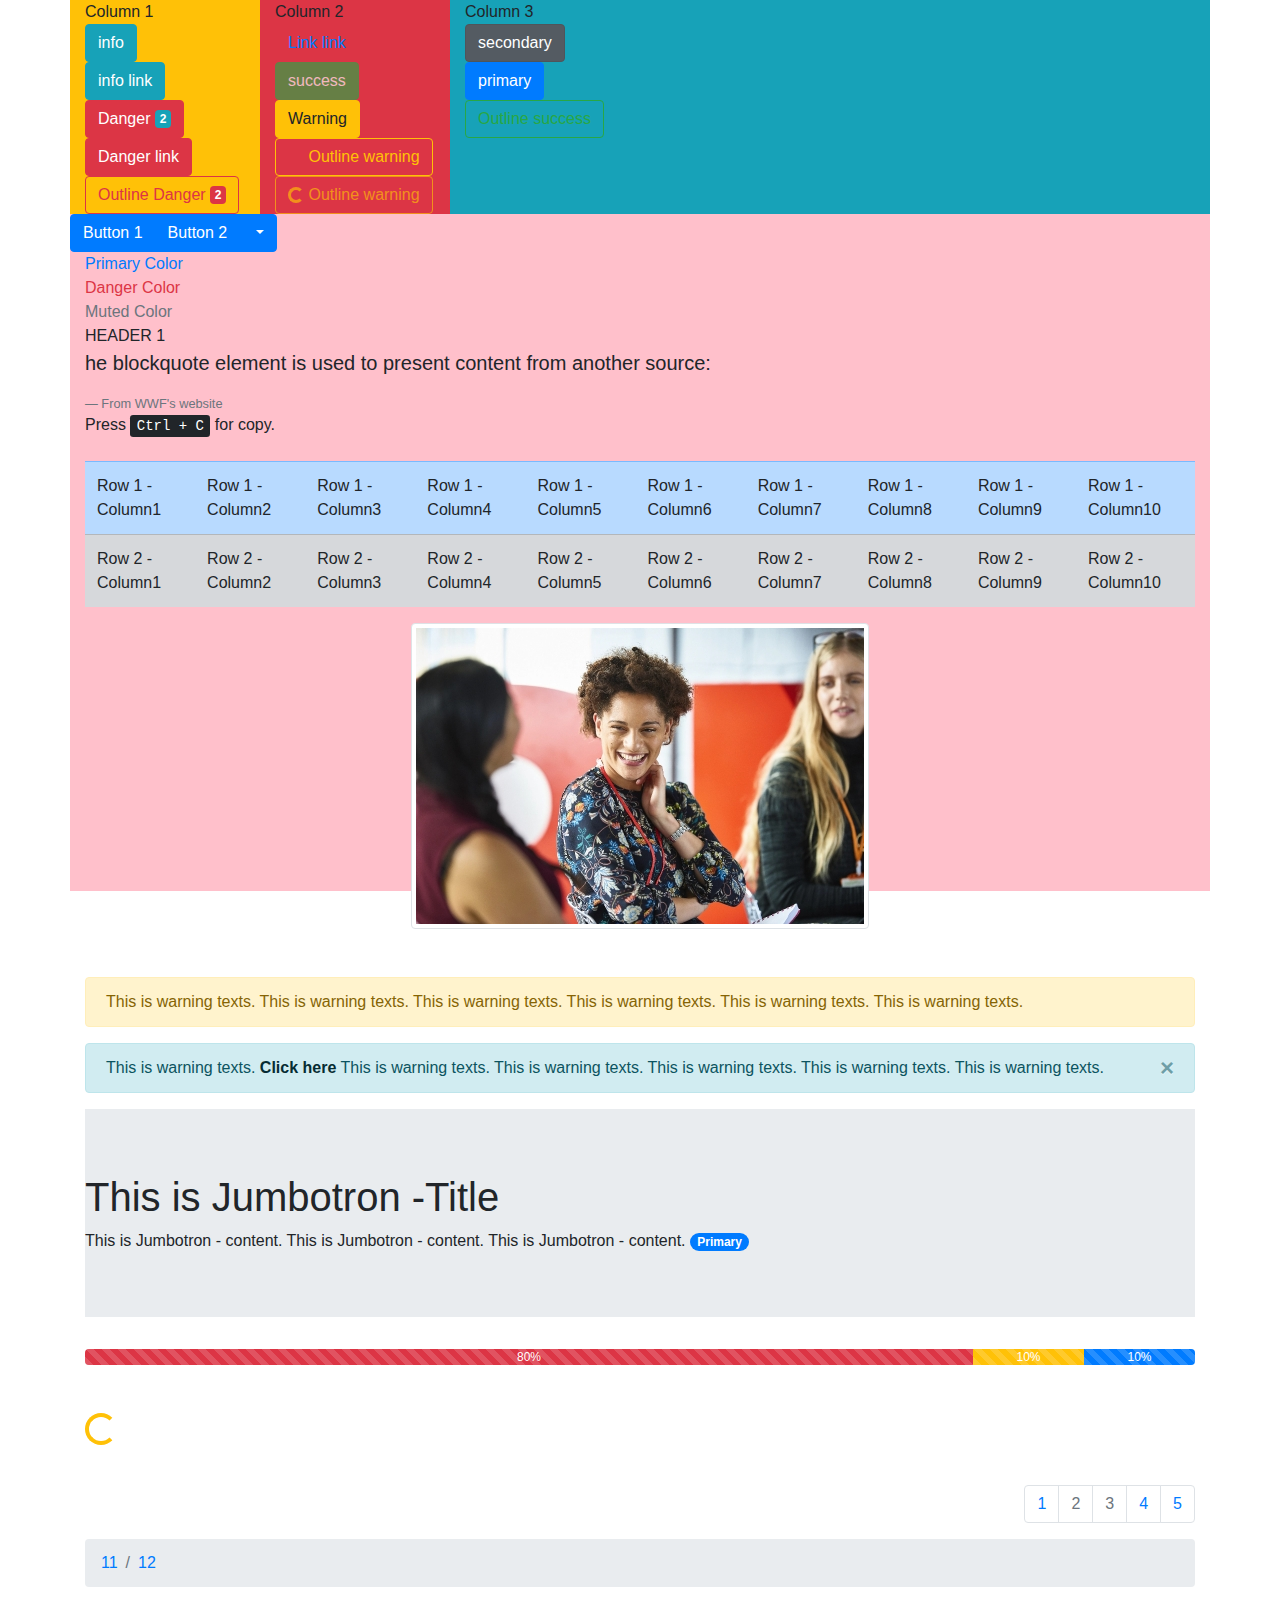
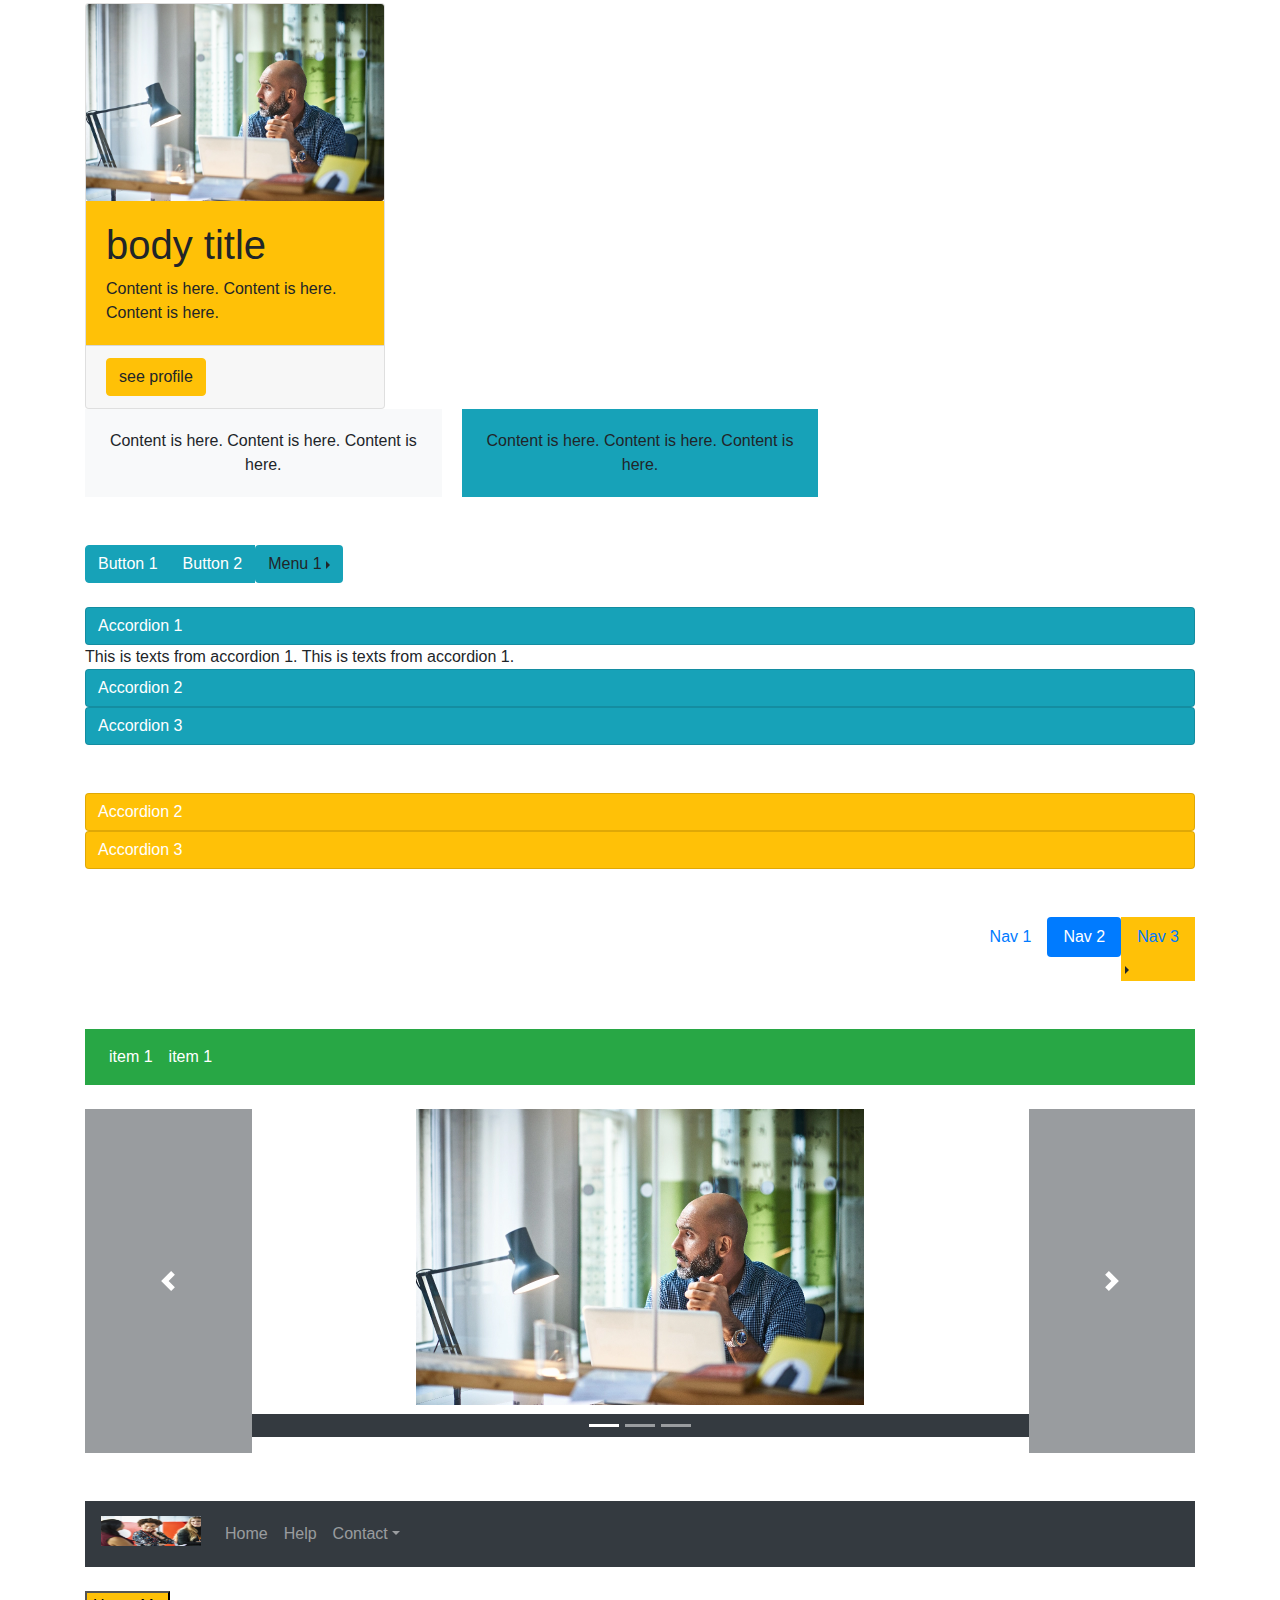
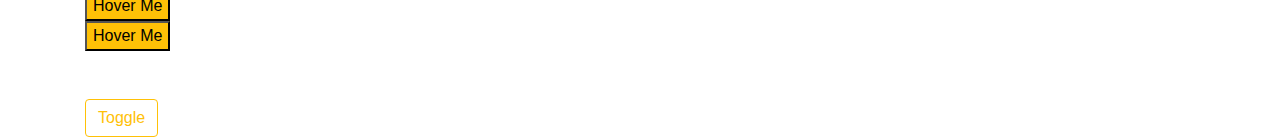
<file: page3.html>
<!DOCTYPE html>
<html lang="en">
<head>
    <meta charset="UTF-8">
    <meta http-equiv="X-UA-Compatible" content="IE=edge">
    <meta name="viewport" content="width=device-width, initial-scale=1.0">
    <link href="style/bootstrap.css" type="text/css" rel="stylesheet">
    <link href="style/bootstrap-grid.css" type="text/css" rel="stylesheet">    
    <link href="style/style1.css" type="text/css" rel="stylesheet">
    <script src="https://cdn.jsdelivr.net/npm/jquery@3.6.4/dist/jquery.slim.min.js"></script>
    <script src="https://cdn.jsdelivr.net/npm/popper.js@1.16.1/dist/umd/popper.min.js"></script>
    <script src="https://cdn.jsdelivr.net/npm/bootstrap@4.6.2/dist/js/bootstrap.bundle.min.js"></script>
    <title>Bootstrap Practice 2</title>
    
    <script>
   $(document).ready(function(){
        $("#btn1").tooltip({
            html: true,
            animation: true,
            delay:{"show": 100, "hide": 100},
            title: "Hi <img src='images/img1.jpg'> <b>testing"
            // trigger: "click",
            // offset: 300
        });

        $("#sbtn").click(function(){
            $("#btn1").tooltip('toggle'); 
        });
   });
    </script>

<style>
    .tooltip-inner {
        max-width: 500px !important;
    }
</style>
</head>
<body>
    <div class="container">
        <div class="row">
            <div class="col-md-2 bg-warning">Column 1<br>               
                <button class="btn btn-info" type="button">info</button><br>
                <a class="btn btn-info" role="button" href="#">info link</a>
                <button class="btn btn-danger" type="button">Danger
                    <span class="badge badge-info">2</span>
                </button><br> 
                <a class="btn btn-danger" role="button" href="#">Danger link</a>
                <button class="btn btn-outline-danger" type="button">Outline Danger
                    <span class="badge badge-danger">2</span>
                </button><br>              
            </div>
            <div class="col-md-2 bg-danger">Column 2<br>
                <button class="btn btn-link" type="button">Link link</button><br>
                <button class="btn btn-success disabled" type="button">success</button><br>
                <button class="btn btn-warning" type="button">Warning</button><br>
                <button class="btn btn-outline-warning" type="button">
                    <span class="spinner-grow spinner-grow-sm"></span>
                    Outline warning</button><br> 
                <button class="btn btn-outline-warning disabled" type="button">
                    <span class="spinner-border spinner-border-sm"></span>
                    Outline warning</button><br>      
            </div>
            <div class="col-md-8 bg-info">Column 3<br>
                <button class="btn btn-secondary active" type="button">secondary</button><br>
                <button class="btn btn-primary " type="button">primary</button><br>
                <button class="btn btn-outline-success" type="button">Outline success</button><br>   
            </div>

            <div class="btn-group">
                <button class="btn btn-primary" type="button">Button 1</button>
                <button class="btn btn-primary" type="button">Button 2</button>
                <button type="button" class="btn btn-primary dropdown-toggle" data-toggle="dropdown">
                    <div class="caret"></div>
                </button>
                <div class="dropdown-menu">
                    <a class="dropdown-item" href="#">Dropdown 1</a><br>
                    <a class="dropdown-item" href="#">Dropdown 2</a>
                </div>
            
            </div>

        </div>
        <!--
        <div class="block1">
            <div style="--i:1;"></div>
            <div style="--i:2;"></div>
            <div style="--i:3;"></div>
            <div style="--i:4;"></div>
            <div style="--i:5;"></div>
            <div style="--i:6;"></div>
        </div><br><br>
        
        <div class="block2">
            <div style="--i:1;--score:85;--clr:#87CEFA;">
                <h3>java script</h3>
            </div>
            <div style="--i:2;--score:50;--clr:#98FB98;">
                <h3>CSS</h3>
            </div>            
        </div>
        -->

        <div class="block_typography">
            <span class="text-primary">Primary Color</span><br>
            <span class="text-danger">Danger Color</span><br>
            <span class="text-muted">Muted Color</span><br>
            <span class="header1 text-uppercase">Header 1</span><br>
           <blockquote class="blockquote">he blockquote element is used to present content from another source:</blockquote>
           <footer class="blockquote-footer">From WWF's website</footer>
           <span>Press <kbd>Ctrl + C</kbd> for copy.</span><br><br>
            <table class="table table-hover table-responsive-lg">
                <tr class="table-primary ">
                    <td>Row 1 - Column1</td>
                    <td>Row 1 - Column2</td>
                    <td>Row 1 - Column3</td>
                    <td>Row 1 - Column4</td>
                    <td>Row 1 - Column5</td>
                    <td>Row 1 - Column6</td>
                    <td>Row 1 - Column7</td>
                    <td>Row 1 - Column8</td>
                    <td>Row 1 - Column9</td>
                    <td>Row 1 - Column10</td>
                    </tr>
                <tr class="table-secondary">
                    <td>Row 2 - Column1</td>
                    <td>Row 2 - Column2</td>
                    <td>Row 2 - Column3</td>
                    <td>Row 2 - Column4</td>
                    <td>Row 2 - Column5</td>
                    <td>Row 2 - Column6</td>
                    <td>Row 2 - Column7</td>
                    <td>Row 2 - Column8</td>
                    <td>Row 2 - Column9</td>
                    <td>Row 2 - Column10</td>
                </tr>
            </table>
            <img src="images/img1.jpg" alt="" class="img-thumbnail mx-auto d-block"><br><br>
            <div class="alert alert-warning">This is warning texts. This is warning texts. This is warning texts. This is warning texts. This is warning texts. This is warning texts. </div>
            <div class="alert alert-info alert-dismissible">
                <button type="button" class="close" data-dismiss="alert">&times;</button>
                This is warning texts. <a href="#" class="alert-link">Click here</a> This is warning texts. This is warning texts. This is warning texts. This is warning texts. This is warning texts. 
            </div>
            
            
            <div class="jumbotron jumbotron-fluid">
                <h1>This is Jumbotron -Title</h1>
                <span>This is Jumbotron - content. This is Jumbotron - content. This is Jumbotron - content.</span>
                <span class="badge badge-pill badge-primary">Primary</span>
            </div>

            <div class="progress">
                <div class="progress-bar progress-bar-striped bg-danger progress-bar-animated" style="width:80%">80%</div>
                <div class="progress-bar progress-bar-striped bg-warning progress-bar-animated" style="width:10%">10%</div>
                <div class="progress-bar progress-bar-striped bg-primary progress-bar-animated" style="width:10%">10%</div>
            </div><br><br>

            <div class="spinner-border text-warning"></div><br>
            <div class="spinner-grow text-info spinner-grow"></div>

            <ul class="pagination justify-content-end">
                <li class="page-item"><a class="page-link" href="#">1</a></li>
                <li class="page-item disabled"><a class="page-link" href="#">2</a></li>
                <li class="page-item disabled"><a class="page-link" href="#">3</a></li>
                <li class="page-item"><a class="page-link" href="#">4</a></li>
                <li class="page-item"><a class="page-link" href="#">5</a></li>
            </ul>

            <ul class="breadcrumb">
                <li class="breadcrumb-item"><a href="#">11</a></li>
                <li class="breadcrumb-item"><a href="#">12</a></li>
            </ul>

            <div class="card" style="width:300px;">
                <img class="card-img"  src="images/img2.png">
                
                <div class="card-body bg-warning"><h1>body title</h1>Content is here.  Content is here.  Content is here.</div>
                <div class="card-footer"><a href="#" class="btn btn-warning"> see profile</a></div>
            </div>

            <div class="card-columns">
                <div class="card-body bg-light text-center"> Content is here.  Content is here.  Content is here.</div>
                <div class="card-body bg-info text-center"> Content is here.  Content is here.  Content is here.</div>
            </div><br><br>

            <div class="btn-group">
                <button class="btn btn-info" type="button">Button 1</button>
                <button class="btn btn-info" type="button">Button 2</button>
                <div class="dropdown dropright">
                    <button class="btn bg-info dropdown-toggle" data-toggle="dropdown" type="button">Menu 1</button>
                    <div class="dropdown-menu">
                        <div class="dropdown-header">Header 1</div>
                        <a href="#" class="dropdown-item bg-light">Menu Item 1</a>
                        <a href="#" class="dropdown-item bg-light">Menu Item 2</a>
                        <div class="dropdown-divider"></div>
                        <div class="dropdown-header">Header 2</div>
                        <a href="#" class="dropdown-item bg-light">Menu Item 3</a>
                    </div>
                </div>
            </div><br><br>

            <a class="btn bg-info btn-danger text-left card" data-toggle="collapse" href="#accordion1">Accordion 1</a>
            <div class="collapse show" id="accordion1">This is texts from accordion 1. This is texts from accordion 1.</div> 
            <a class="btn bg-info btn-danger text-left card" data-toggle="collapse" href="#accordion2">Accordion 2</a>
            <div class="collapse" id="accordion2">This is texts from accordion 2. This is texts from accordion 2.</div>
            <a class="btn bg-info btn-danger text-left card" data-toggle="collapse" href="#accordion3">Accordion 3</a>
            <div class="collapse" id="accordion3">This is texts from accordion 2. This is texts from accordion 2.</div>
            
           <br><br>
            <div class="btn bg-warning btn-primary text-left card" data-toggle="collapse" data-target="#div2">Accordion 2</div>
            <div class="collapse" id="div2">This is texts from accordion 2. This is texts from accordion 2.</div>
            <div class="btn bg-warning btn-primary text-left card" data-toggle="collapse" data-target="#div3">Accordion 3</div>
            <div class="collapse" id="div3">This is texts from accordion 2. This is texts from accordion 2.</div>
            <br><br>

            <ul class="nav justify-content-end nav-pills">
              <li class="nav-item"><a href="#" class="nav-link">Nav 1</a></li>
              <li class="nav-item"><a href="#" class="nav-link active">Nav 2</a></li>
              <div class="dropdown dropright">
                <li class="nav-item dropdown-toggle bg-warning" data-toggle="dropdown" data-target="dd1"><a href="#" class="nav-link">Nav 3</a></li> 
                <div class="dropdown-menu" id="dd1">
                    <a href="#" class="dropdown-item">link 1</a>
                    <a href="#" class="dropdown-item">link 2</a>
                </div>
                </div>
            </ul>
            <br><br>

            <div class="navbar navbar-expand-md bg-success navbar-dark">
                
                <button class="navbar-toggler" type="button" data-toggle="collapse" data-target="#navCollapsible"><span class="navbar-toggler-icon"></span></button>
                
                
                <div class="collapse navbar-collapse" id="navCollapsible">
                    <ul class="navbar-nav">
                        <li class="nav-item"><a href="#" class="nav-link text-white">item 1</a></li>
                        <li class="nav-item"><a href="#" class="nav-link text-white">item 1</a></li>
                    </ul>
                </div>
                 

                

            </div><br>
        
            <div class="carousel slide text-center" id="mycarousel" data-ride="carousel">
                <div class="carousel-inner">
                    <div class="carousel-item active"><img src="images/img2.png"></div>
                    <div class="carousel-item"><img src="images/img3.png"></div>
                    <div class="carousel-item"><img src="images/img1.jpg"></div>
                </div><br><br>

                <ul class="carousel-indicators bg-dark">
                    <li data-target="#mycarousel" data-slide-to="0" class="active"></li>
                    <li data-target="#mycarousel" data-slide-to="1"></li>
                    <li data-target="#mycarousel" data-slide-to="2"></li>
                </ul>

                <div class="carousel-control-prev bg-dark" data-slide="prev" data-target="#mycarousel">
                    <span class="carousel-control-prev-icon"></span>
                </div>

                <div class="carousel-control-next bg-dark" data-slide="next" data-target="#mycarousel">
                    <span class="carousel-control-next-icon"></span>
                </div>                           



            </div>
        </div><br><br>

        <div class="navbar navbar-expand-lg navbar-dark bg-dark">
            <a href="#" class="navbar-brand h1"><img src="images/img1.jpg" class="mr-0" width="100" height="30"></a>
            
            <button class="navbar-toggler" data-toggle="collapse" data-target="#nav1">
                <span class="navbar-toggler-icon"></span>
            </button>
            
            <div class="collapse navbar-collapse" id="nav1">
                <ul class="navbar-nav">
                    <li class="nav-item"><a href="#" class="nav-link">Home</a></li>
                    <li class="nav-item"><a href="#" class="nav-link">Help</a></li>
                    <li class="nav-item dropdown">
                        <a href="#" class="nav-link dropdown-toggle" data-toggle="dropdown">Contact</a>
                            <div class="dropdown-menu">
                                <a class="dropdown-item">India</a>
                                <a class="dropdown-item">APAC</a>
                            </div>                    
                    </li>
                </ul>
            </div>

        </div><br>

        <button class="bg-warning" data-placement="top" id="btn1">Hover Me</button>
        <br><button class="bg-warning" data-placement="top" title="Tooltip comes here" id="btn2">Hover Me</button>
        <br><br><br>
        <button class="btn btn-outline-warning" type="button" id="sbtn">Toggle</button>
        
    </div>
</body>
</html>
</file>
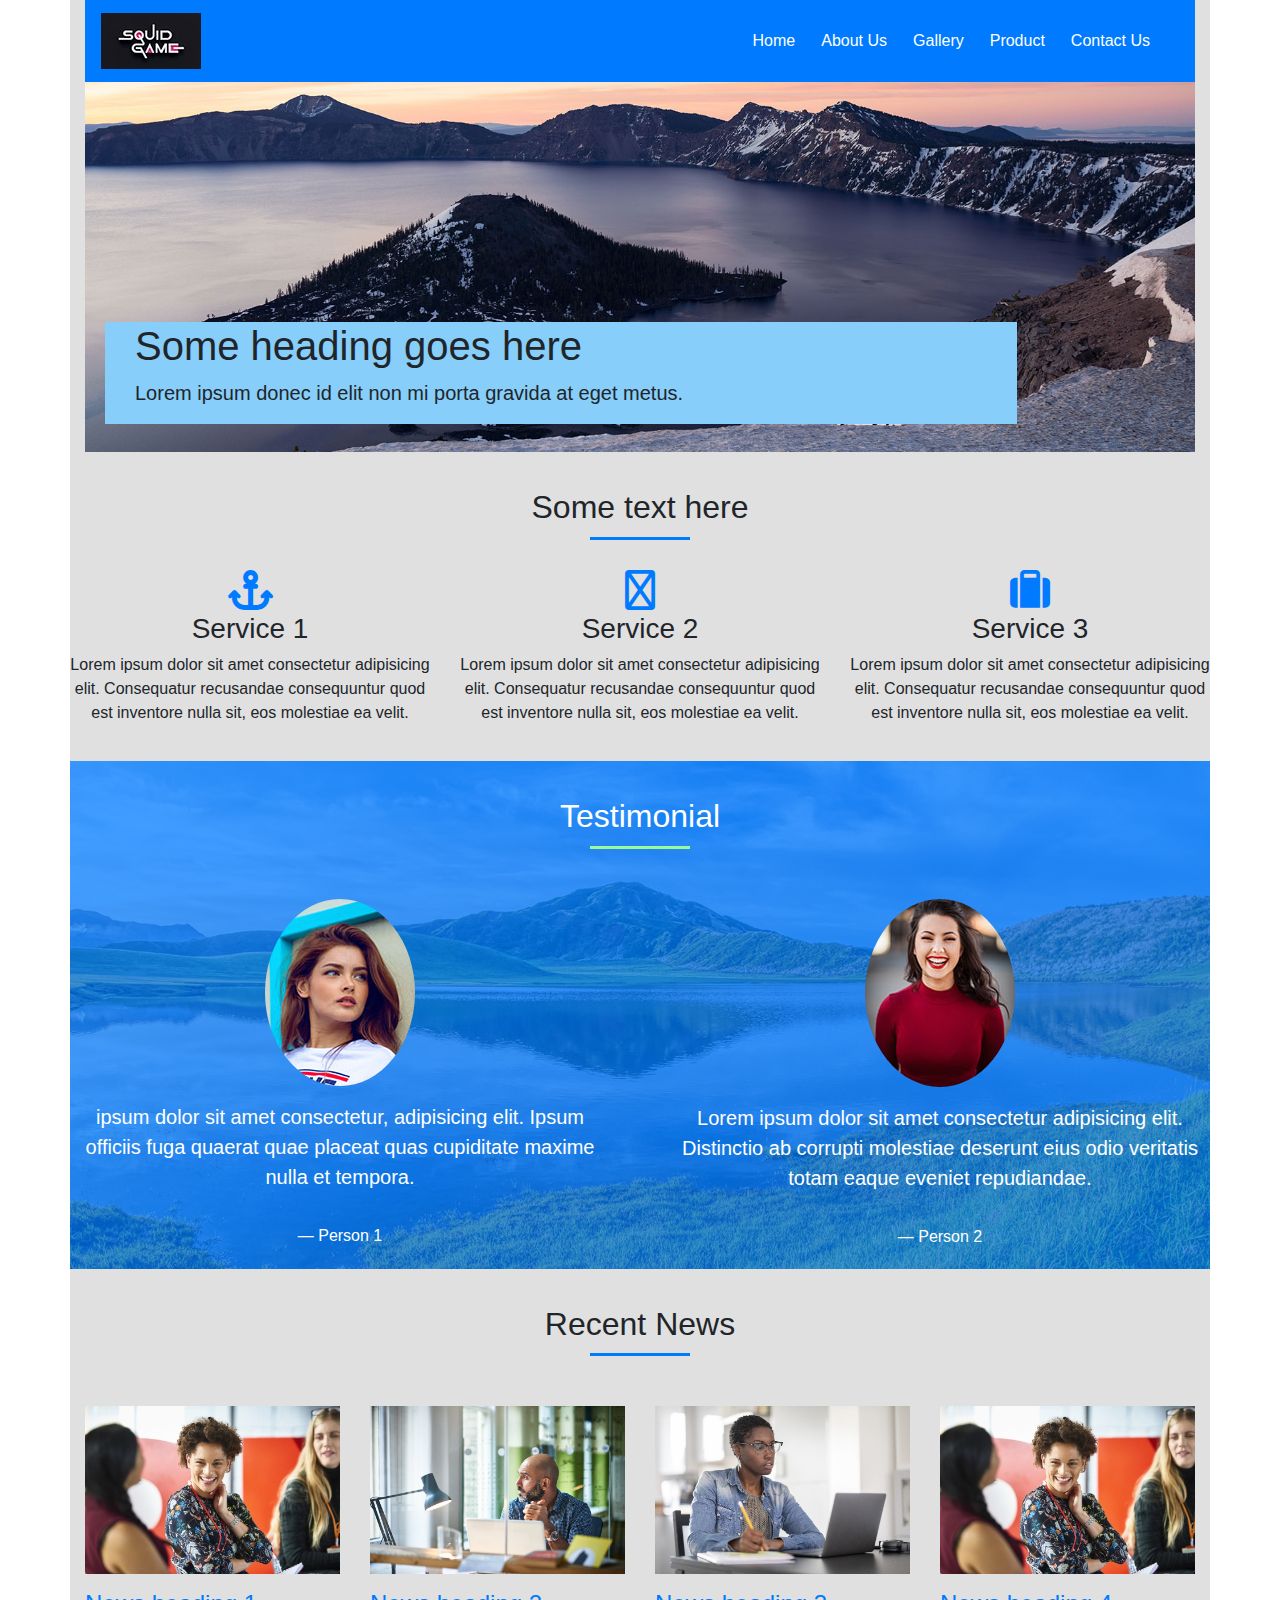
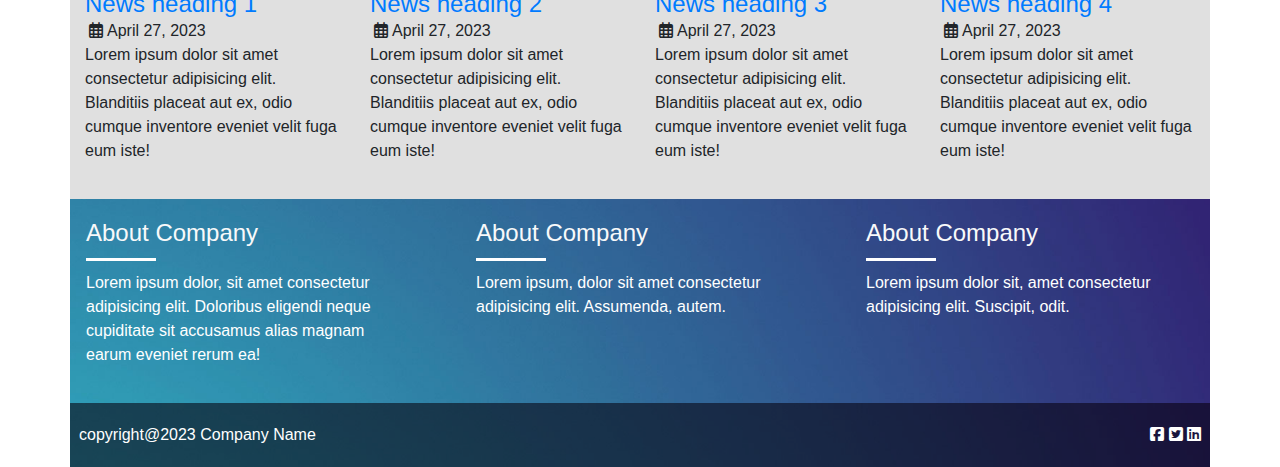
<file: page4.html>
<!DOCTYPE html>
<html lang="en">
<head>
    <meta charset="UTF-8">
    <meta http-equiv="X-UA-Compatible" content="IE=edge">
    <meta name="viewport" content="width=device-width, initial-scale=1.0">
    <script src = "https://ajax.googleapis.com/ajax/libs/jquery/3.5.1/jquery.min.js"> </script>
    <link href="style/bootstrap.css" type="text/css" rel="stylesheet">
    <link href="style/bootstrap-grid.css" type="text/css" rel="stylesheet">
    <link rel="stylesheet" href="https://cdnjs.cloudflare.com/ajax/libs/font-awesome/6.4.0/css/all.min.css" >
    <link href="style/style2.css" type="text/css" rel="stylesheet">
    <script src="https://cdn.jsdelivr.net/npm/popper.js@1.16.1/dist/umd/popper.min.js"></script>
    <script src="https://cdn.jsdelivr.net/npm/bootstrap@4.6.2/dist/js/bootstrap.bundle.min.js"></script>
    <title>First Bootstrap Website</title>
</head>
<body>
  <div class="container">
    <header class="navbar navbar-expand-lg navbar-dark bg-primary navbar-fixed-top">
        <a href="#" class="navbar-brand"><img src="images/logo1.jpg" class="mr-0"></a>
        <div class="navbar-toggler" data-toggle="collapse" data-target="#menu1">
            <span class="navbar-toggler-icon"></span>
        </div>
        <div class="collapse navbar-collapse justify-content-end" id="menu1">
            <ul class="navbar navbar-nav">
                <li class="navbar-item"><a href="#" class="btn btn-primary navbar-link">Home</a></li>
                <li class="navbar-item"><a href="#" class="btn btn-primary navbar-link">About Us</a></li>
                <li class="navbar-item"><a href="#" class="btn btn-primary navbar-link">Gallery</a></li>
                <li class="navbar-item"><a href="#" class="btn btn-primary navbar-link">Product</a></li>
                <li class="navbar-item"><a href="#" class="btn btn-primary navbar-link">Contact Us</a></li>
            </ul>
        </div>        
    </header>
    <div id="banner">
        <div class="row">
            <div class="col-12 ">
                <img src="images/img11.jpg" alt="" class="img-fluid mx-auto d-block" >
                <div class="hero_txt_heading">
                    <div class="hero_img_title h1">Some heading goes here</div>
                    <div class="lead"><p>Lorem ipsum donec id elit non mi porta gravida at eget metus.</p></div>
                </div>
            </div>
        </div>
    </div>

    <div class="container secService">
        <div class="row">
            <div class="col-12 text-center py-3">
                <div class="h2 textUnderline">Some text here</div><br>                        
        </div>
        </div>
        <div class="row shiftUp10">
            <div class="col-sm-4 text-center">
                <i class="fa-solid fa-anchor customIcon"></i>
                <h3>Service 1</h3>
                <p>Lorem ipsum dolor sit amet consectetur adipisicing elit. Consequatur recusandae consequuntur quod est inventore nulla sit, eos molestiae ea velit.</p>
            </div>
            <div class="col-sm-4 text-center">
                <i class="fa-regular fa-truck-fast customIcon"></i>
                <h3>Service 2</h3>
                <p>Lorem ipsum dolor sit amet consectetur adipisicing elit. Consequatur recusandae consequuntur quod est inventore nulla sit, eos molestiae ea velit.</p>
            </div>
            <div class="col-sm-4 text-center">
                <i class="fa-solid fa-suitcase customIcon"></i>
                <h3>Service 3</h3>
                <p>Lorem ipsum dolor sit amet consectetur adipisicing elit. Consequatur recusandae consequuntur quod est inventore nulla sit, eos molestiae ea velit.</p>
            </div>
        </div>
    </div>

    <div class="container secTestimonial">
        <div class="row">
            <div class="col-12 text-center py-3">
                <div class="h2 textUnderline_dark">Testimonial</div><br>                        
        </div>
        <div class="row">
            <div class="col-sm-6 text-center">
                <img src="images/testimonial_1.jpg" class="rounded-circle">
                <div class="py-3 px-4 text-center"><blockquote class="blockquote"> ipsum dolor sit amet consectetur, adipisicing elit. Ipsum officiis fuga quaerat quae placeat quas cupiditate maxime nulla et tempora.</blockquote></div>
                <footer class="blockquote-footer">Person 1</footer>
            </div>
            <div class="col-sm-6 text-center">
                <img src="images/testimonial_2.jpg" class="rounded-circle">
                <div class="py-3 px-4 text-center"><blockquote class="blockquote">Lorem ipsum dolor sit amet consectetur adipisicing elit. Distinctio ab corrupti molestiae deserunt eius odio veritatis totam eaque eveniet repudiandae.</blockquote></div>
                <footer class="blockquote-footer">Person 2</footer>
            </div>
        </div>
    </div>


    </div>
    
    <div class="container secNews">
        <div class="container">
            <div class="row">
                <div class="col-12 text-center py-3">
                    <div class="h2 textUnderline">Recent News</div><br>                        
                </div>
            </div>
            <div class="row">
                <div class="col-md-3">
                    <img src="images/img1.jpg" class="img-fluid">
                    <div class="py-3"><span class="text-primary h4">News heading 1</span><br>
                    <i class="fa-regular fa-calendar-days px-1"></i>April 27, 2023<br>
                    Lorem ipsum dolor sit amet consectetur adipisicing elit. Blanditiis placeat aut ex, odio cumque inventore eveniet velit fuga eum iste!</div>
                </div>
                <div class="col-md-3">
                    <img src="images/img2.png" class="img-fluid">
                    <div class="py-3"><span class="text-primary h4">News heading 2</span><br>
                    <i class="fa-regular fa-calendar-days px-1"></i>April 27, 2023<br>
                    Lorem ipsum dolor sit amet consectetur adipisicing elit. Blanditiis placeat aut ex, odio cumque inventore eveniet velit fuga eum iste!</div>
                </div>
                <div class="col-md-3">
                    <img src="images/img3.png" class="img-fluid">
                    <div class="py-3"><span class="text-primary h4">News heading 3</span><br>
                    <i class="fa-regular fa-calendar-days px-1"></i>April 27, 2023<br>
                    Lorem ipsum dolor sit amet consectetur adipisicing elit. Blanditiis placeat aut ex, odio cumque inventore eveniet velit fuga eum iste!</div>
                </div>
                <div class="col-md-3">
                    <img src="images/img1.jpg" class="img-fluid">
                    <div class="py-3"><span class="text-primary h4">News heading 4</span><br>
                    <i class="fa-regular fa-calendar-days px-1"></i>April 27, 2023<br>
                    Lorem ipsum dolor sit amet consectetur adipisicing elit. Blanditiis placeat aut ex, odio cumque inventore eveniet velit fuga eum iste!</div>
                </div>
            </div>
        </div>
    </div>

    <section class="container secBottom">
        <div class="row">
            <div class="col-md-4">
                <artical class="about">
                    <div class="aboutTitle text-light h4 px-3">About Company</div>
                    <div class="aboutContent px-3 pb-3">Lorem ipsum dolor, sit amet consectetur adipisicing elit. Doloribus eligendi neque cupiditate sit accusamus alias magnam earum eveniet rerum ea!</div>
                </artical>
            </div>
            <div class="col-md-4">
                <artical class="lnews">
                    <div class="lnewsTitle text-light h4 px-3">About Company</div>
                    <div class="lnewsContent px-3 pb-3">Lorem ipsum, dolor sit amet consectetur adipisicing elit. Assumenda, autem.</div>
                </artical>
            </div>
            <div class="col-md-4">
                <artical class="caddress">
                    <div class="caddressTitle text-light h4 px-3">About Company</div>
                    <div class="caddressContent px-3 pb-3">Lorem ipsum dolor sit, amet consectetur adipisicing elit. Suscipit, odit.</div>
                </artical>
            </div>
        </div>
        

    </section>

    <footer class="container secfooter">
        <div class="row">
            <div class="col-6 px-4 align-middle">copyright@2023 Company Name</div>
            <div class="col-6 text-right px-4 align-middle">
                <i class="fa-brands fa-square-facebook"></i>
                <i class="fa-brands fa-square-twitter"></i>
                <i class="fa-brands fa-linkedin"></i>
            </div>
        </div>
    </footer>

  </div>
</body>
</html>
</file>
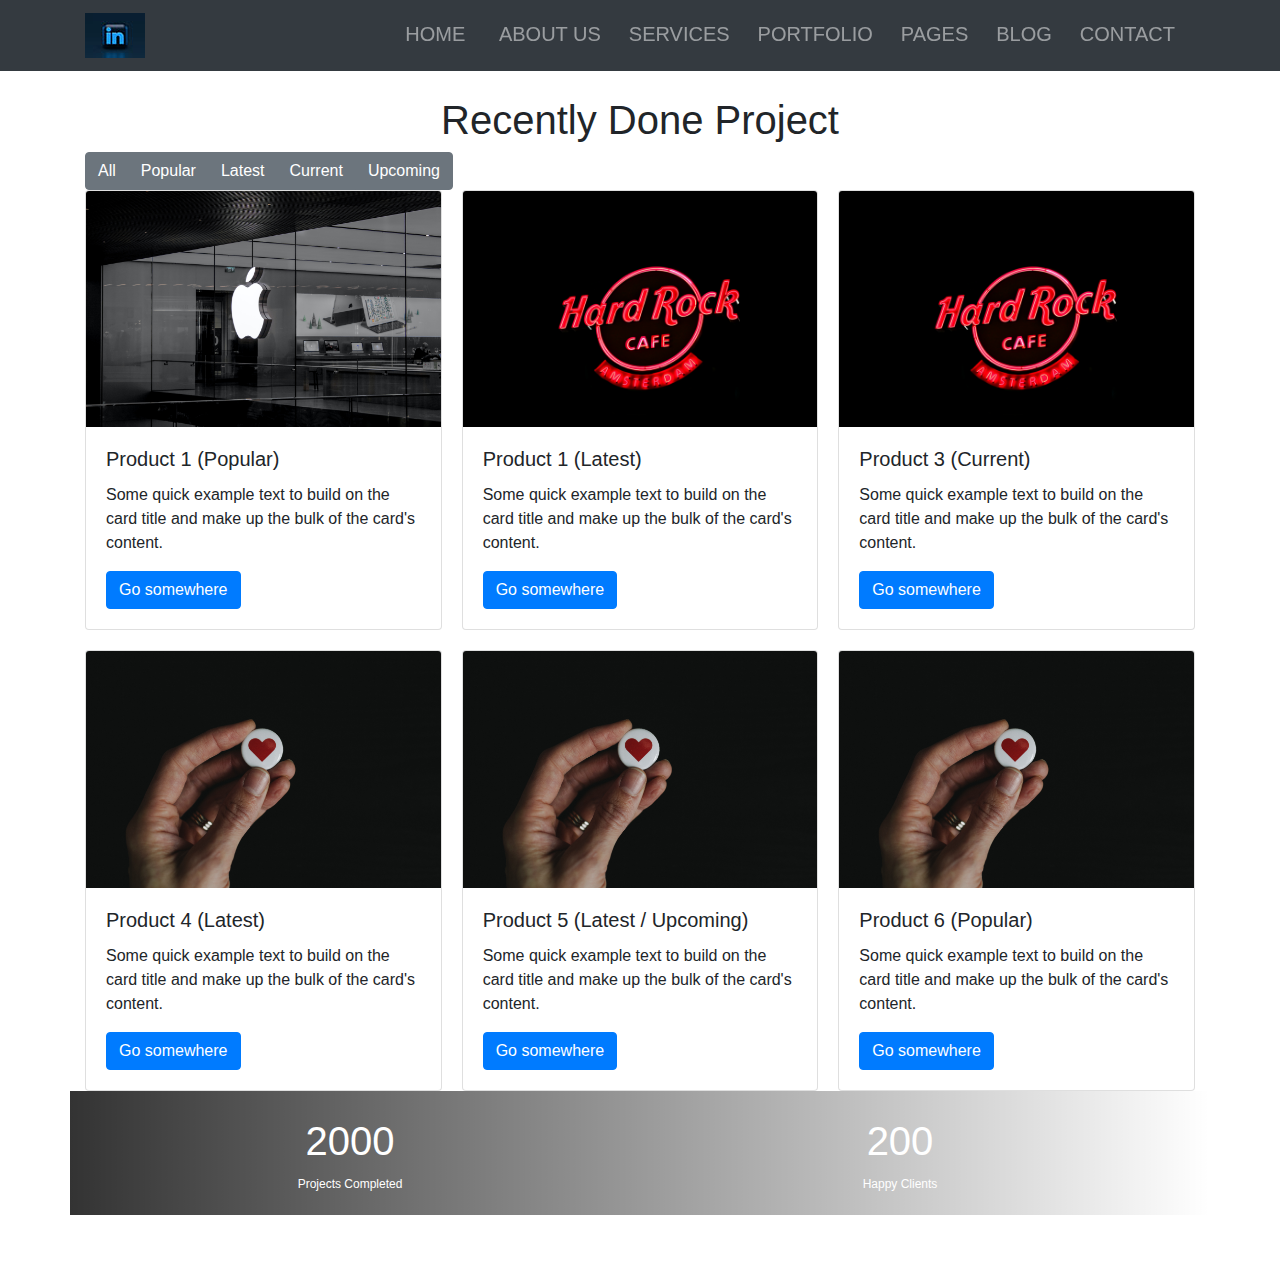
<file: page6.html>
<!DOCTYPE html>
<html lang="en">
<head>
    <meta charset="UTF-8">
    <meta http-equiv="X-UA-Compatible" content="IE=edge">
    <meta name="viewport" content="width=device-width, initial-scale=1.0">
    <script src = "https://ajax.googleapis.com/ajax/libs/jquery/3.5.1/jquery.min.js"> </script>
    <link href="style/bootstrap.css" type="text/css" rel="stylesheet">
    <link href="style/bootstrap-grid.css" type="text/css" rel="stylesheet">
    <link rel="stylesheet" href="https://cdnjs.cloudflare.com/ajax/libs/font-awesome/6.4.0/css/all.min.css" >
    <link href="style/style6.css" type="text/css" rel="stylesheet">  
    
    <script src="https://cdn.jsdelivr.net/npm/popper.js@1.16.1/dist/umd/popper.min.js"></script>
    <script src="https://cdn.jsdelivr.net/npm/bootstrap@4.6.2/dist/js/bootstrap.bundle.min.js"></script>
    <script src = "script/script6.js"> </script>
    
    <title>First Bootstrap Website</title>
    <script>
      $(function(){
       
        setTimeout(()=>{
          $("#myToast").remove();
        }, 4900)

        $("#myModal").modal({ // to open the modal dilogue on page load
          backdrop: "static",
          keyboard: false // to stop ESC key to work
        });

        $("#img1").tooltip({
            html: true,
            animation: true,
            delay:{"show": 100, "hide": 100},
            title: 'Hi <i class="fa-solid fa-user pl-1"></i><br><span>This is my first tooltip</span>'
            // trigger: "click",
            // offset: 300
        });
               
      });
    </script>
</head>
<body>
<div class="headSection">
    <nav class="navbar navbar-expand-lg navbar-dark bg-dark">
        <div class="container">
          <a class="navbar-brand" href="#"><img src="images/logo3.jpg" alt="Company logo"></a>
          <button class="navbar-toggler" type="button" data-toggle="collapse" data-target="#navbarSupportedContent" aria-controls="navbarSupportedContent" aria-expanded="false" aria-label="Toggle navigation">
            <span class="navbar-toggler-icon"></span>
          </button>
        
          <div class="collapse navbar-collapse justify-content-end" id="navbarSupportedContent">
            <ul class="navbar-nav">
              <li class="nav-item">
                <a class="nav-link" href="#home" data-item="home" style="--i:1">Home <span class="sr-only">(current)</span></a>
              </li>
              <li class="nav-item">
                <a class="nav-link" href="#aboutus" data-item="About Us" style="--i:2">About Us</a>
            </li>
            <li class="nav-item">
            <a class="nav-link" href="#blog" data-item="services" style="--i:3">services</a>
            </li>
            <li class="nav-item">
                <a class="nav-link" href="#portfolio" data-item="portfolio" style="--i:4">portfolio</a>
            </li>
            <li class="nav-item">
                <a class="nav-link" href="#pages" data-item="pages" style="--i:5">pages</a>
            </li>
            <li class="nav-item">
                <a class="nav-link" href="#blog" data-item="blog" style="--i:6">blog</a>
            </li>
            <li class="nav-item">
                <a class="nav-link" href="#contact" data-item="contact" style="--i:7">contact</a>
            </li>
                         
  
              
              
            </ul>
            
          </div>
        </div>        
      </nav>
</div><br><br><br><br>
<section class="projectArea">
    <div class="container">
        <div class="h1 text-center">Recently Done Project</div>
        <div class="btn-group" role="group" aria-label="Basic example">
            <button type="button" class="btn btn-secondary" data-btn-num="0">All</button>
            <button type="button" class="btn btn-secondary" data-btn-num="1">Popular</button>
            <button type="button" class="btn btn-secondary" data-btn-num="2">Latest</button>
            <button type="button" class="btn btn-secondary" data-btn-num="3">Current</button>
            <button type="button" class="btn btn-secondary" data-btn-num="4">Upcoming</button>
        </div>
        <div class="project layout-grid-3">
          <div class="product-1 PId">
            <div class="card">
                <img class="card-img-top img-fluid" src="images/card1.jpg" alt="Card image cap">
                <div class="card-body">
                    <h5 class="card-title">Product 1 (Popular)</h5>
                    <p class="card-text">Some quick example text to build on the card title and make up the bulk of the card's content.</p>
                    <a href="#" class="btn btn-primary">Go somewhere</a>
                </div>
                </div>
          </div>
          <div class="product-2 PId">
              <div class="card">
                  <img class="card-img-top img-fluid" src="images/card2.jpg" alt="Card image cap">
                  <div class="card-body">
                    <h5 class="card-title">Product 1 (Latest)</h5>
                    <p class="card-text">Some quick example text to build on the card title and make up the bulk of the card's content.</p>
                    <a href="#" class="btn btn-primary">Go somewhere</a>
                  </div>
                </div>
          </div>
          <div class="product-3 PId">
              <div class="card">
                  <img class="card-img-top img-fluid" src="images/card2.jpg" alt="Card image cap">
                  <div class="card-body">
                    <h5 class="card-title">Product 3 (Current)</h5>
                    <p class="card-text">Some quick example text to build on the card title and make up the bulk of the card's content.</p>
                    <a href="#" class="btn btn-primary">Go somewhere</a>
                  </div>
                </div>
          </div>                           
          <div class="product-2 product-4 PId">
              <div class="card">
                  <img class="card-img-top img-fluid" src="images/card4.jpg" alt="Card image cap">
                  <div class="card-body">
                    <h5 class="card-title">Product 4 (Latest)</h5>
                    <p class="card-text">Some quick example text to build on the card title and make up the bulk of the card's content.</p>
                    <a href="#" class="btn btn-primary">Go somewhere</a>
                  </div>
                </div>
          </div>
          <div class="product-2 product-4 PId">
              <div class="card">
                  <img class="card-img-top img-fluid" src="images/card4.jpg" alt="Card image cap">
                  <div class="card-body">
                      <h5 class="card-title">Product 5 (Latest / Upcoming)</h5>
                      <p class="card-text">Some quick example text to build on the card title and make up the bulk of the card's content.</p>
                      <a href="#" class="btn btn-primary">Go somewhere</a>
                  </div>
                  </div>
          </div>
          <div class="product-1 product-6 PId">
              <div class="card">
                  <img class="card-img-top img-fluid" src="images/card4.jpg" alt="Card image cap">
                  <div class="card-body">
                    <h5 class="card-title">Product 6 (Popular)</h5>
                    <p class="card-text">Some quick example text to build on the card title and make up the bulk of the card's content.</p>
                    <a href="#" class="btn btn-primary">Go somewhere</a>
                  </div>
                </div>
          </div>               
      </div>
          
    </div>
</section>
<section class="CounterArea">
    <div class="container">
      <div class="row">
        <div class="col-12 col-md-6 text-center">
          <span class="counterP" data-num="2000" style="color: #FFF;font-size: 40px;">2000</span><br>
          <span style="color: #FFF;font-size: 12px;">Projects Completed</span>        
        </div>
        <div class="col-12 col-md-6 text-center">
          <span class="counterP" data-num="5000" style="color: #FFF;font-size: 40px;">200</span><br>
          <span style="color: #FFF;font-size: 12px;">Happy Clients</span>
        </div>
      </div>        
    </div>               
      
</section><br><br>



</body>
</html>
</file>
<file: style/style1.css>
:root {
  --color1: #800000;
  --color2: #008000;
  --color3: #808000;
  --color4: #FFFF00;
  --color5:#FFA500;
  --bgcolor1: #87CEFA;
  --bgcolor2: #FFC0CB;
  --bgcolor3: #00FFFF;
  --bgcolor4: #C0C0C0;
  --bgcolor5: #98FB98;
}

.container{
  background-color: var(--bgcolor2);
  height: 99vh;
  width:99vw;
  position: relative;
}

.container .block1, .container .block2 {
  height: 120px !important;
  width:120px !important;  
}

.container .block2{
  position: absolute;
  top: 100px;
  left: 100px;
}

.container .block1 > div{
  /*background-color: var(--bgcolor1);
  */height: 120px !important;
  width:120px !important;
  position: absolute;
  top: 100px;
  left: 100px;
  transform:   rotate(calc(var(--i)*60deg));
  -webkit-transform:   rotate(calc(var(--i)*60deg));
  -moz-transform:   rotate(calc(var(--i)*60deg));
  -ms-transform:   rotate(calc(var(--i)*60deg));
  -o-transform:   rotate(calc(var(--i)*60deg));
}

.container .block1 > div::before{
  content: "";
  position: absolute;
  background-color: var(--bgcolor5);
  width: 15px;
  height: 15px;  
}

.container .block2 > div{
  /* background-color: var(--clr); */
  background: var(--bgcolor4) linear-gradient(to right, transparent 50%, var(--clr) 0);
  height: 150px !important;
  width:150px !important;
  position: absolute;
  left: calc(var(--i)*200px);
  color: var(--color1);
  border-radius: 50%;
  -webkit-border-radius: 50%;
  -moz-border-radius: 50%;
  -ms-border-radius: 50%;
  -o-border-radius: 50%;
}

.container .block2 > div::before{
  content: "";
  height: 100% !important;
  }

.container .block2 > div::after{
  content: "";
  background-color: var(--bgcolor2);
  position: absolute;
  inset: 10px;
  border-radius: 50%;
  -webkit-border-radius: 50%;
  -moz-border-radius: 50%;
  -ms-border-radius: 50%;
  -o-border-radius: 50%;
}
</file>
<file: style/style2.css>
:root {
  --color1: #800000;
  --color2: #008000;
  --color3: #808000;
  --color4: #FFFF00;
  --color5:#FFA500;
  --bgcolor1: #87CEFA;
  --bgcolor2: #FFC0CB;
  --bgcolor3: #00FFFF;
  --bgcolor4: #E0E0E0;
  --bgcolor5: #98FB98;
  --bgcolor6: #007bff;
  --bgcolor7: #000000;
}

/* common class start here */
.container{
  background-color: var(--bgcolor4);
  /* height: 99vh; */
  width:99vw;
  position: relative;
}

.textUnderline:after
{
  content: "";
  background-color: var(--bgcolor6) !important;
  width: 100px; 
  height: 3px;
  display: block;
  margin: 10px auto;
}

.textUnderline_dark:after
{
  content: "";
  background-color: var(--bgcolor5) !important;
  width: 100px; 
  height: 3px;
  display: block;
  margin: 10px auto;
}

.shiftUp10 {
  margin-top: -20px;
}

/* common class end here */


.hero_txt_heading {
  margin-top: -130px;
  margin-left: 20px;
  padding: 0px 30px 0px 30px;
  background: var(--bgcolor1) !important;
  width: 80% !important; 
  position:absolute; 
}
.secService, .secNews, .secBottom{
  margin-left: -15px;
  padding: 20px 0px;
  height: auto;
  
}

.secTestimonial{
  margin-left: -15px;
  background: url(../images/img12.jpg) no-repeat 0 0;
  height: auto;
  background-size: cover;
  padding: 20px 0px;
}

.secTestimonial:before{ 
    content: "";
    background-color: var(--bgcolor6) !important;
    opacity: 0.75;
    width: 100%; 
    height: 100%;
    position:absolute;
    top: 0px;  
}

.secTestimonial div, .secBottom, .secfooter{
  color: #FFF;
}

.secBottom, .secfooter{
  margin-left: -15px;
  background: url(../images/img13.jpg) no-repeat 0 0;
  height: auto;
  background-size: cover;
  padding: 20px 0px;
}

.aboutTitle:after, .lnewsTitle:after, .caddressTitle:after{
  content: "";
  background-color: #FFF !important;
  width: 70px; 
  height: 3px;
  display: block;
  margin: 10px 0px;
}

.secfooter:before{
  content: "";
  background-color: var(--bgcolor7) !important;
  opacity: 0.5;
  height: 100%;
  width: 100%;
  position:absolute;
  top: 0px;

}

.blockquote-footer{
  font-size: 100% !important;
  color: #FFF;
}

.customIcon {
  font-size: 40px !important;
  color: var(--bgcolor6) !important;
}

.customIcon {
  font-size: 40px !important;
  color: var(--bgcolor6) !important;
}
</file>
<file: style/style6.css>
:root {
  --color1: #800000;
  --color2: #008000;
  --color3: #808000;
  --color4: #FFFF00;
  --color5:#FFA500;
  --color6:#FFFFFF;
  --bgcolor1: #87CEFA;
  --bgcolor2: #FFC0CB;
  --bgcolor3: #00FFFF;
  --bgcolor4: #E0E0E0;
  --bgcolor5: #98FB98;
  --bgcolor6: #007bff;
  --bgcolor7: #000000;
}


/* common class start here */
.container, .container-fluid{
  width:99vw;
  position: relative;
  /* background: var(--bgcolor5) !important; */
}

.layout-grid-3 {
  display: grid;
  grid-template-columns: repeat(3, 1fr);
  grid-gap: 20px;  
}

@media (max-width: 480px) {
  .layout-grid-3 {
    display: grid;
    grid-template-columns: repeat(1, 1fr);
    grid-gap: 20px;  
  }
}

.ContainerMenu, .topBar{
  height: 86px !important;
}
.nav-item{
  height:50px;
}
.nav-link{
  text-transform: uppercase;
  padding-right: 20px !important;
  font-size: 20px;
}

.nav-link::after{
  position:relative;
  content: "";
  height: 40px;
  top: -34px;
  left: 0px;
  border-bottom: 3px solid var(--bgcolor2);
  border-top: 3px solid var(--bgcolor1);
  display: inline-block;
  width: 100%;
  opacity: 0;
}

.nav-link:hover:after{
  opacity: 1;
  animation: anim1 1s linear;
  -webkit-animation: anim1 0.5s linear;
  animation-direction: reverse;
}

@keyframes anim1 {
  0%{
    width: 100%;
  }
  50%{
    width: 50%;
  }
  100%{
    width: 0%;
  }
}

.p-not-active{
  display: none;  
  }

  .startAnimation{
    animation: anim2 ease-in 1s forwards;
    -webkit-animation: anim2 ease-in 1s forwards;
}

@keyframes anim2 {
  0%{
    transform: translateX(-800px);
    -webkit-transform: translateX(-800px);
    -moz-transform: translateX(-800px);
    -ms-transform: translateX(-800px);
    -o-transform: translateX(-800px);
}
  100%{
    transform: translateX(0px);
    -webkit-transform: translateX(0px);
    -moz-transform: translateX(0px);
    -ms-transform: translateX(0px);
    -o-transform: translateX(0px);
}
}

.CounterArea > .container{
  background: linear-gradient(to right, rgba(0,0,0,0.8),rgba(0,0,0,0));
  height: auto;
  background-size: cover;
  padding: 20px 20px;
  display: flex;
  flex-direction: row;
  
  /* align-items: flex-start; */
}

.CounterArea .row{
  width: 100%;
}


.secCarousel, .carousel-inner, .carousel-item{
  height: 220px !important;
}
.carousel-item {
  position: relative;  
}

.navbar{
    top: 0px;
    position: fixed;
    right: 0;
    left: 0;
    z-index: 1030;
}

.carousel-caption{
  background: var(--bgcolor5) !important;
  height: 170px;
  padding: 20px;
  border-radius: 10%;
  -webkit-border-radius: 10%;
  -moz-border-radius: 10%;
  -ms-border-radius: 10%;
  -o-border-radius: 10%;  
}

.carousel-item > .carousel-caption {
  position: absolute;
  top: 10px;
  left: 20px !important;
  width: 360px;
  text-align: left !important;
}

.carousel-caption > button {
  background: var(--color2) !important;
  color: var(--color6) !important
}

.carousel-control-prev, .carousel-control-next{
  position: absolute !important;
  top: 185px !important;  
}

.CustomCard{
  margin: 0px auto !important;
}

.customIcon {
  font-size: 30px !important;
  color: var(--bgcolor5) !important;
}

.carousel-control-prev {
  z-index: 99999 !important;
}

.flex-prop-center{
  display: flex !important;
  flex-direction: column !important;
  align-items: center !important;
  justify-content: center !important;
}

.btn_custom{
  padding: 0px !important;
}

.customStore {
  background: linear-gradient(to right, rgba(0,0,0,0.8),rgba(0,0,0,0)), url(../images/img12.jpg) no-repeat 0 0;
  height: 200px;
  background-size: cover;
  padding: 20px 0px;
  display: flex;
  flex-direction: column;
  justify-content: center;
  align-items: flex-start;
}

.Parallax1{
  background: url(../images/parallax_1.jpg) no-repeat 0 0;
  height: 320px !important; 
  background-size: cover;
  padding: 20px 0px;
  background-attachment: fixed;
  background-position: center;
}

.Parallax2{
  background: url(../images/parallax_2.jpg) no-repeat 0 0;
  height: 300px !important; 
  background-size: cover;
  padding: 20px 0px;
  background-attachment: fixed;
  background-position: center center;
}

.caption1, .caption2{
  position: absolute;
  top: 20px;
  left: 20px;
  background-color: var(--bgcolor4);
  border-radius: 5%;
  -webkit-border-radius: 5%;
  -moz-border-radius: 5%;
  -ms-border-radius: 5%;
  -o-border-radius: 5%;
}

.card-header > a {
  color: #FFF !important;
}

/* Customizing default menubar */
.navbar-dark .navbar-nav .nav-link:hover, .navbar-dark .navbar-nav .nav-link:focus {
  /* background-color: var(--bgcolor5); */
  color: var(--bgcolor4);
  /* border-bottom: 3px solid var(--bgcolor2); */
}

/* Jquery plugin slider */
#owl-demo .item img{
  display: block;
  width: 100%;
  height: auto;
}

.slide1 {
  background: linear-gradient(to right, rgba(255,0,0,0.8),rgba(255,0,0,0)), url(../images/img10.jpg) no-repeat 0 0;
  height: 300px !important;
  color: #FFF;
  display:flex;
  flex-direction: column;
  justify-content: center;  /* vertical align  */
  align-items: center;    /* Horizontal align  */
}

.slide2 {
  background: linear-gradient(to right, rgba(255,0,0,0.8),rgba(255,0,0,0)), url(../images/img11.jpg) no-repeat 0 0;
  height: 300px !important;
  color: #FFF;
  display:flex;
  flex-direction: column;
  justify-content: center;  /* vertical align  */
  align-items: center;    /* Horizontal align  */
}

.slide3 {
  background: linear-gradient(to right, rgba(255,0,0,0.8),rgba(255,0,0,0)), url(../images/img13.jpg) no-repeat 0 0;
  height: 300px !important;
  color: #FFF;
  display:flex;
  flex-direction: column;
  justify-content: center;  /* vertical align  */
  align-items: center;    /* Horizontal align  */
}

.toast{
  /*opacity: 1 !important;
  */
}

@keyframes anim1 {
  100%{
    width: 0;
  }
}

.alignRight{
  position: absolute;
  right: 0;
}

.fixedBR{
  position: fixed; 
  bottom: 10px; 
  right: 0px;
}

#myToast::after{
  content: "";
  position:absolute;
  bottom: 0;
  left: 0;
  width: 100%;
  height: 5px;
  background: #800000;
  animation:anim1 5s linear;
  -webkit-animation:anim1 5s fade;
}
</file>
